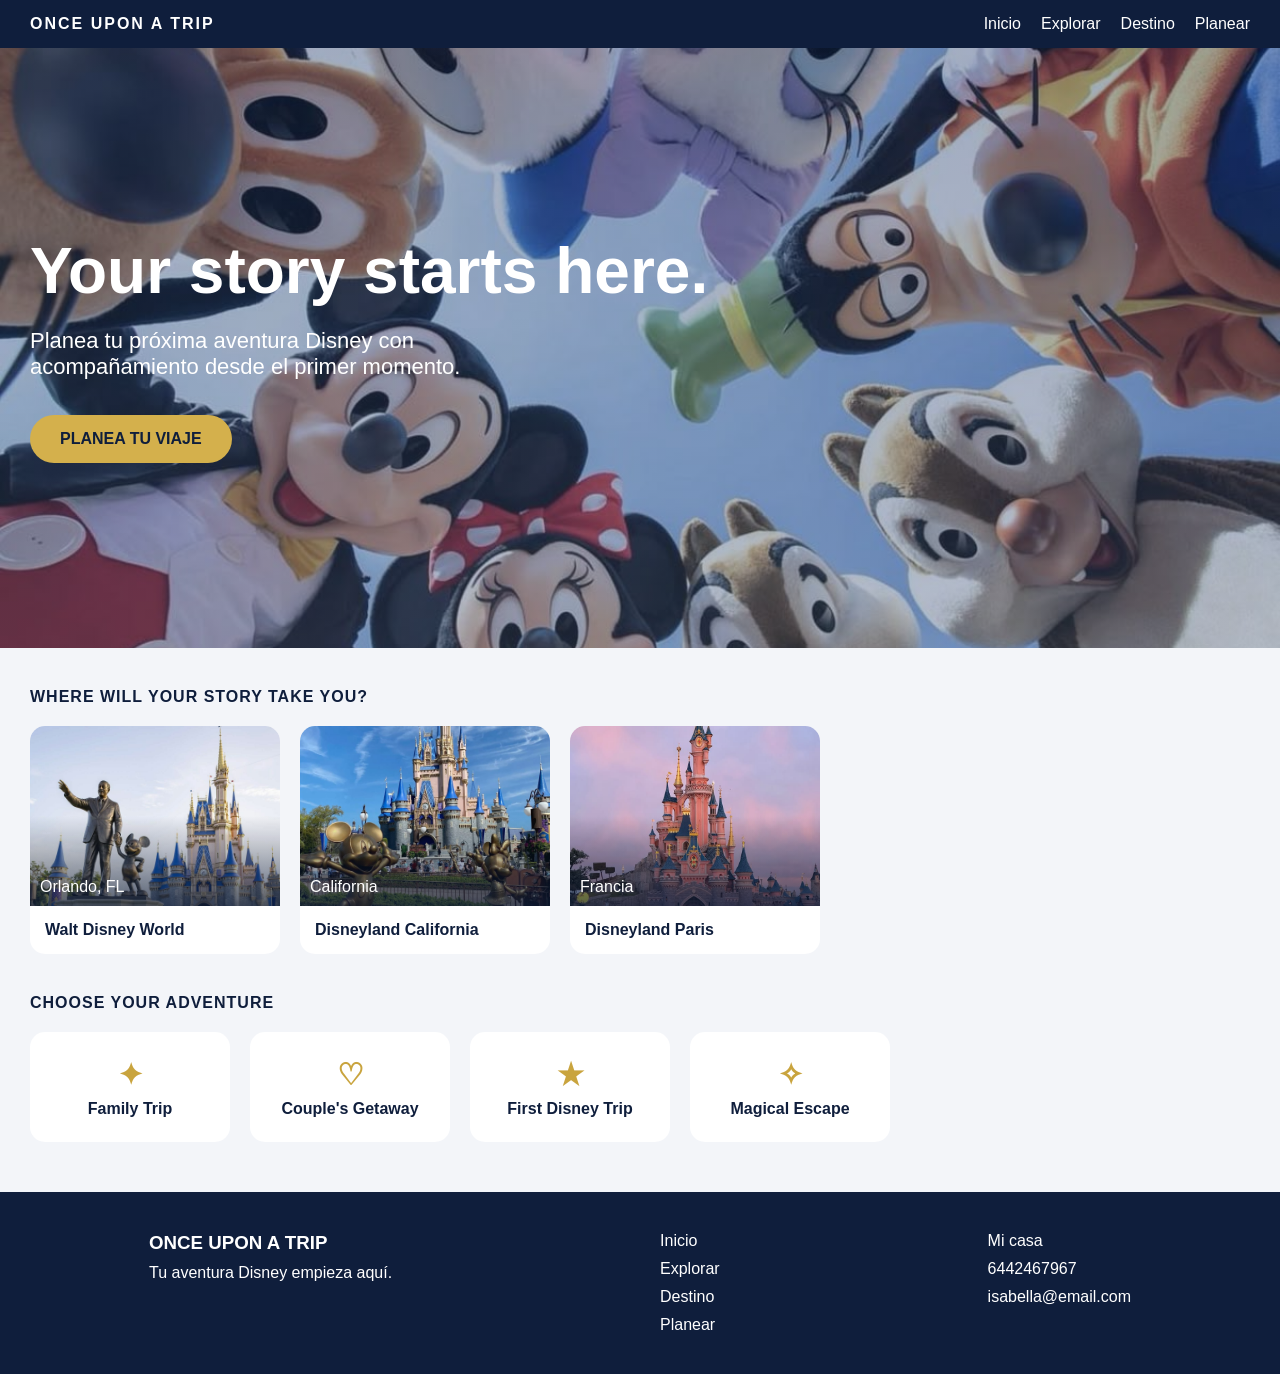
<file: index.html>
<!DOCTYPE html>
<html>
    <head>
    <title>Once Upon a Trip</title>
    <meta charset="utf-8">
    <meta name="viewport" content="width=device-width, initial-scale=1">
    <meta name="description" content="pagina de inicio de una agencia de viajes Disney">
    <meta name="keywords" content="html, css, flexbox, viajes, disney">
    <meta name="author" content="isabella calzada ronquillo">
    <link rel="stylesheet" href="stylesheet.css">
    </head>
    <body>

        <header>
            <div id="logo">ONCE UPON A TRIP</div>
            <nav>
                <a href="index.html">Inicio</a>
                <a href="index2.html">Explorar</a>
                <a href="index3.html">Destino</a>
                <a href="index4.html">Planear</a>
            </nav>
        </header>

        <section id="hero">
            <h1>Your story starts here.</h1>
            <p>Planea tu próxima aventura Disney con acompañamiento desde el primer momento.</p>
            <a href="index4.html" class="boton">PLANEA TU VIAJE</a>
        </section>

        <section id="destinos">
            <h2>WHERE WILL YOUR STORY TAKE YOU?</h2>
            <div class="fila">
                <div class="tarjeta">
                    <div class="foto walt">
                        <p>Orlando, FL</p>
                    </div>
                    <h3>Walt Disney World</h3>
                </div>
                <div class="tarjeta">
                    <div class="foto california">
                        <p>California</p>
                    </div>
                    <h3>Disneyland California</h3>
                </div>
                <div class="tarjeta">
                    <div class="foto paris">
                        <p>Francia</p>
                    </div>
                    <h3>Disneyland Paris</h3>
                </div>
            </div>
        </section>

        <section id="aventuras">
            <h2>CHOOSE YOUR ADVENTURE</h2>
            <div class="fila">
                <div class="aventura">
                    <span>✦</span>
                    <p>Family Trip</p>
                </div>
                <div class="aventura">
                    <span>♡</span>
                    <p>Couple's Getaway</p>
                </div>
                <div class="aventura">
                    <span>★</span>
                    <p>First Disney Trip</p>
                </div>
                <div class="aventura">
                    <span>✧</span>
                    <p>Magical Escape</p>
                </div>
            </div>
        </section>

        <footer id="contacto">
            <div id="col-1">
                <h3>ONCE UPON A TRIP</h3>
                <p>Tu aventura Disney empieza aquí.</p>
            </div>
            <div id="col-2">
                <a href="index.html">Inicio</a>
                <a href="index2.html">Explorar</a>
                <a href="index3.html">Destino</a>
                <a href="index4.html">Planear</a>
            </div>
            <div id="col-3">
                <p>Mi casa</p>
                <p>6442467967</p>
                <p>isabella@email.com</p>
            </div>
        </footer>

    </body>
</html>
</file>
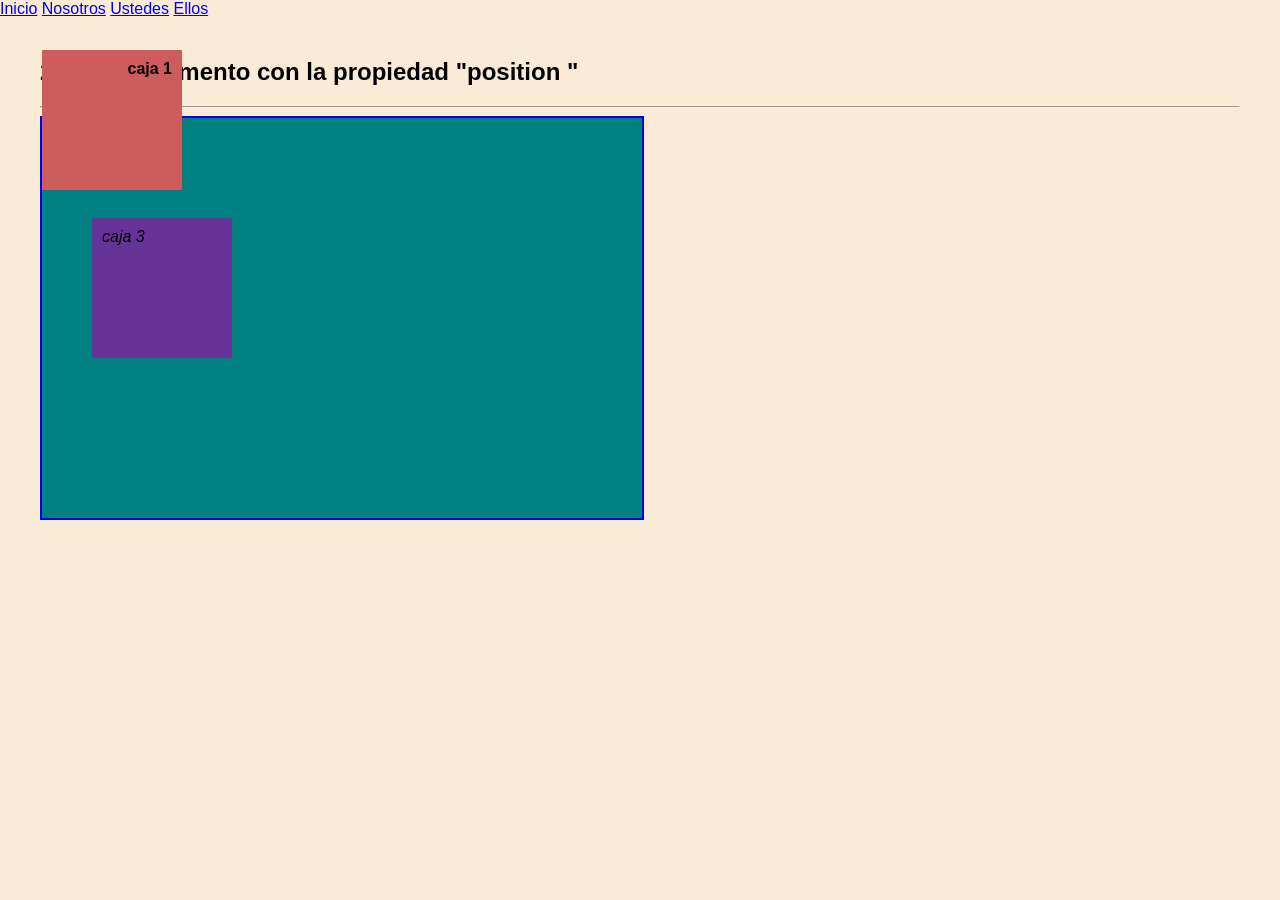
<file: 2PA2W/index.html>
<!DOCTYPE html>
<html>
    <head>
        <title> Ejercicio de Posición </title>
        <meta charset="utf-8">
        <link rel="stylesheet" href="stylesheet.css">
    </head>
    <body>
        <div id="nav">
            <a href="#">Inicio</a>
            <a href="#">Nosotros</a>
            <a href="#">Ustedes</a>
            <a href="#">Ellos</a>
        </div>
        <section>
            <h1> 2PA2 Experimento con la propiedad "position "</h1>
            <hr/>
            <div id="contenedor">
                <div class="caja caja1">caja 1</div>
                <div class="caja caja2">caja 2</div>
                <div class="caja caja3">caja 3</div>
            </div>
        </section>
    </body>
</html>
</file>
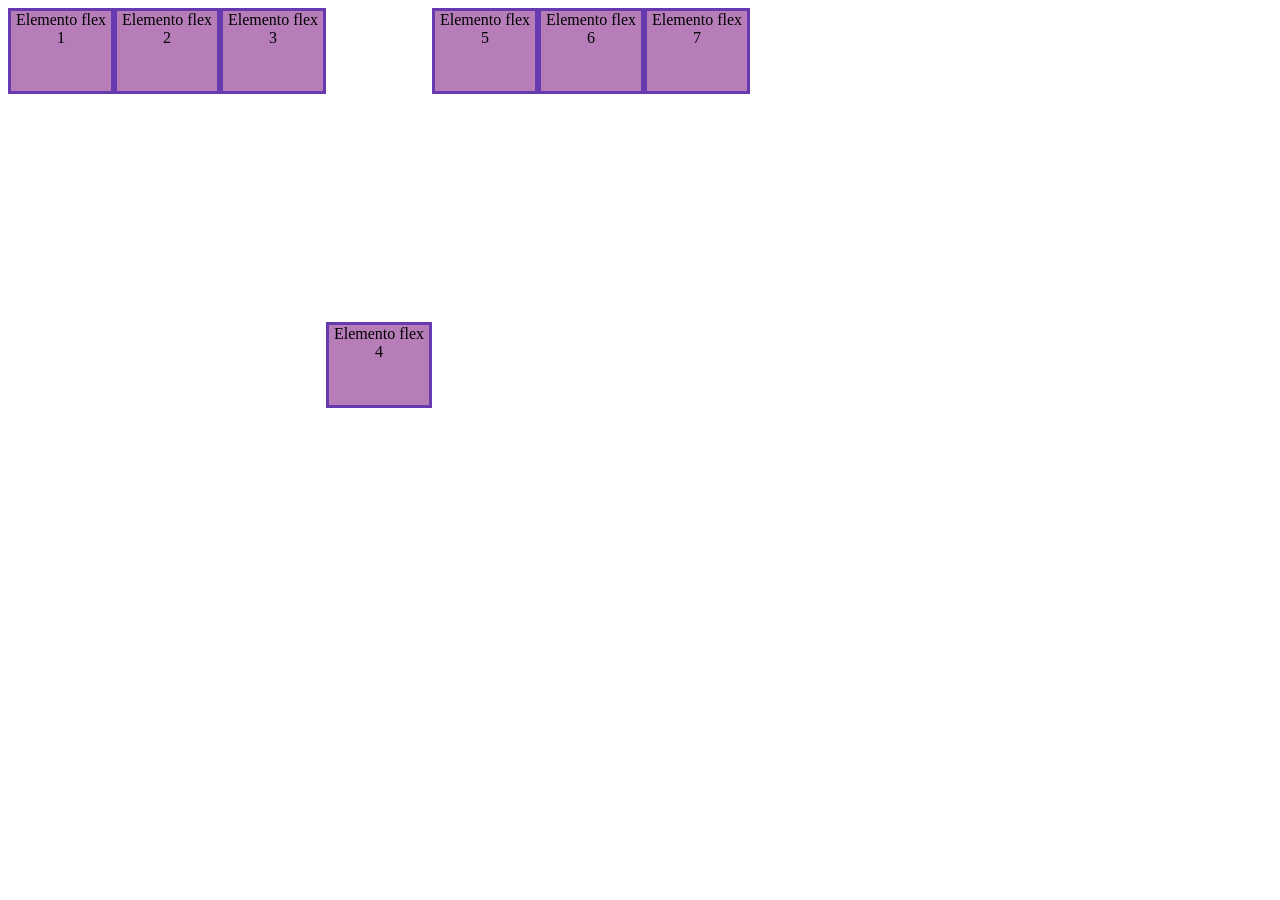
<file: 2PA4/index.html>
<!DOCTYPE html>
<html>
    <head>
        <title>Ejercicio Flexbox</title>
        <meta charset="utf-8">
        <link rel="stylesheet" href="stylesheet.css">
    </head>
    <body>
        <div class="container">
            <div>Elemento flex 1</div>
            <div>Elemento flex 2</div>
            <div>Elemento flex 3</div>
<div>Elemento flex 4</div>
<div>Elemento flex 5</div>
<div>Elemento flex 6</div>
<div>Elemento flex 7</div>
        </div>
    </body>
</html>
</file>
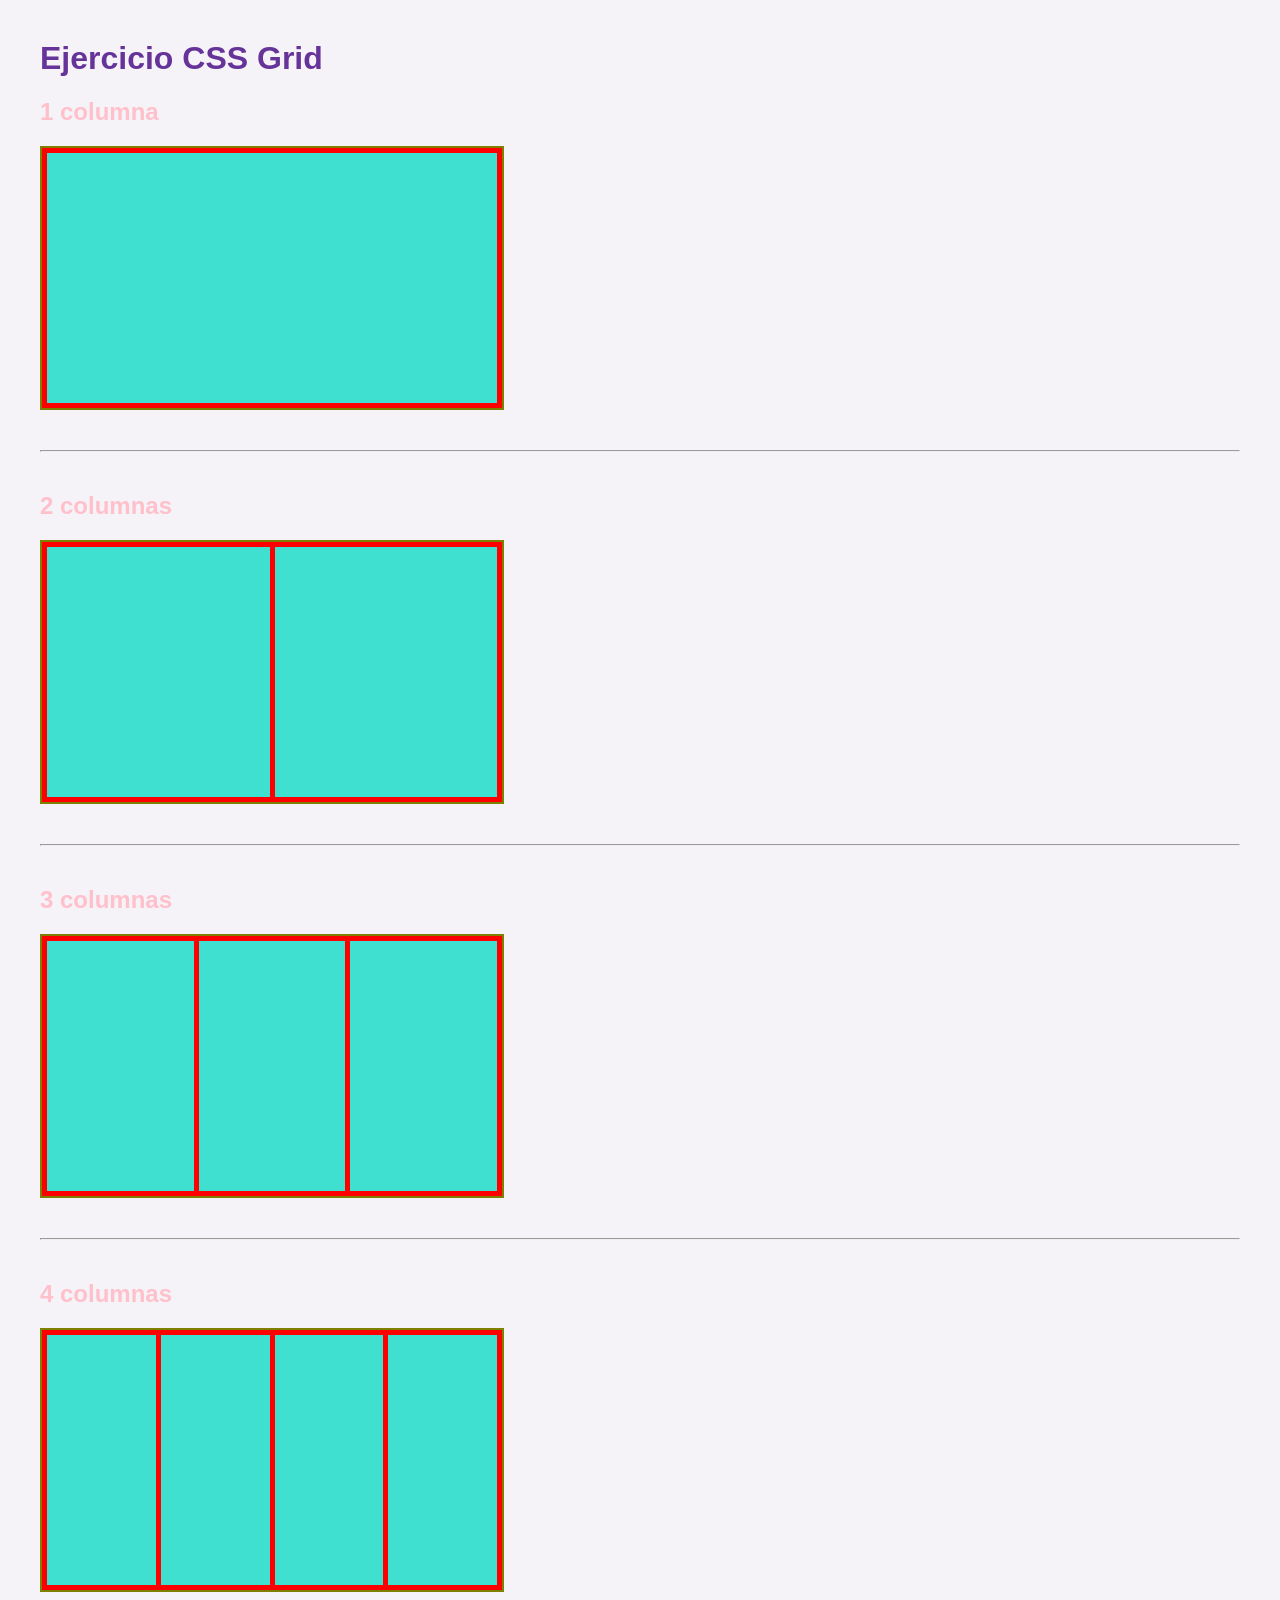
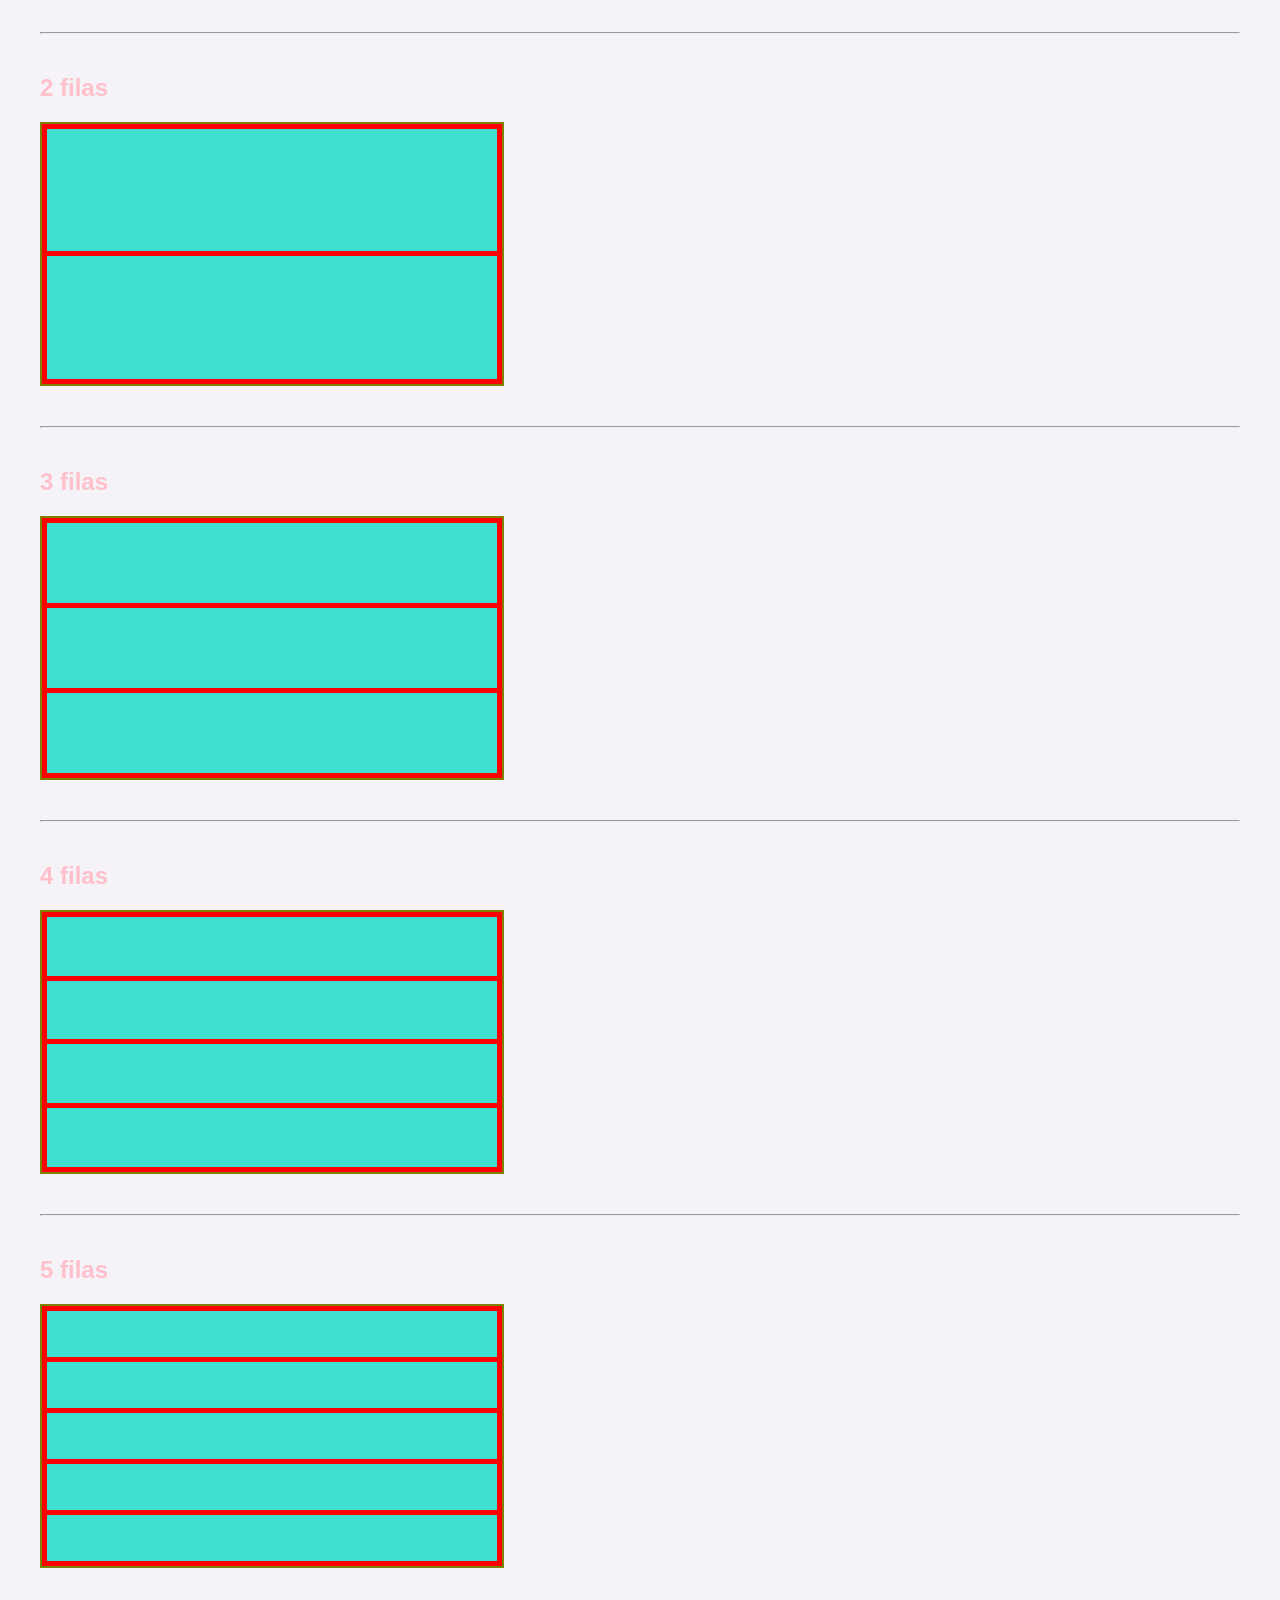
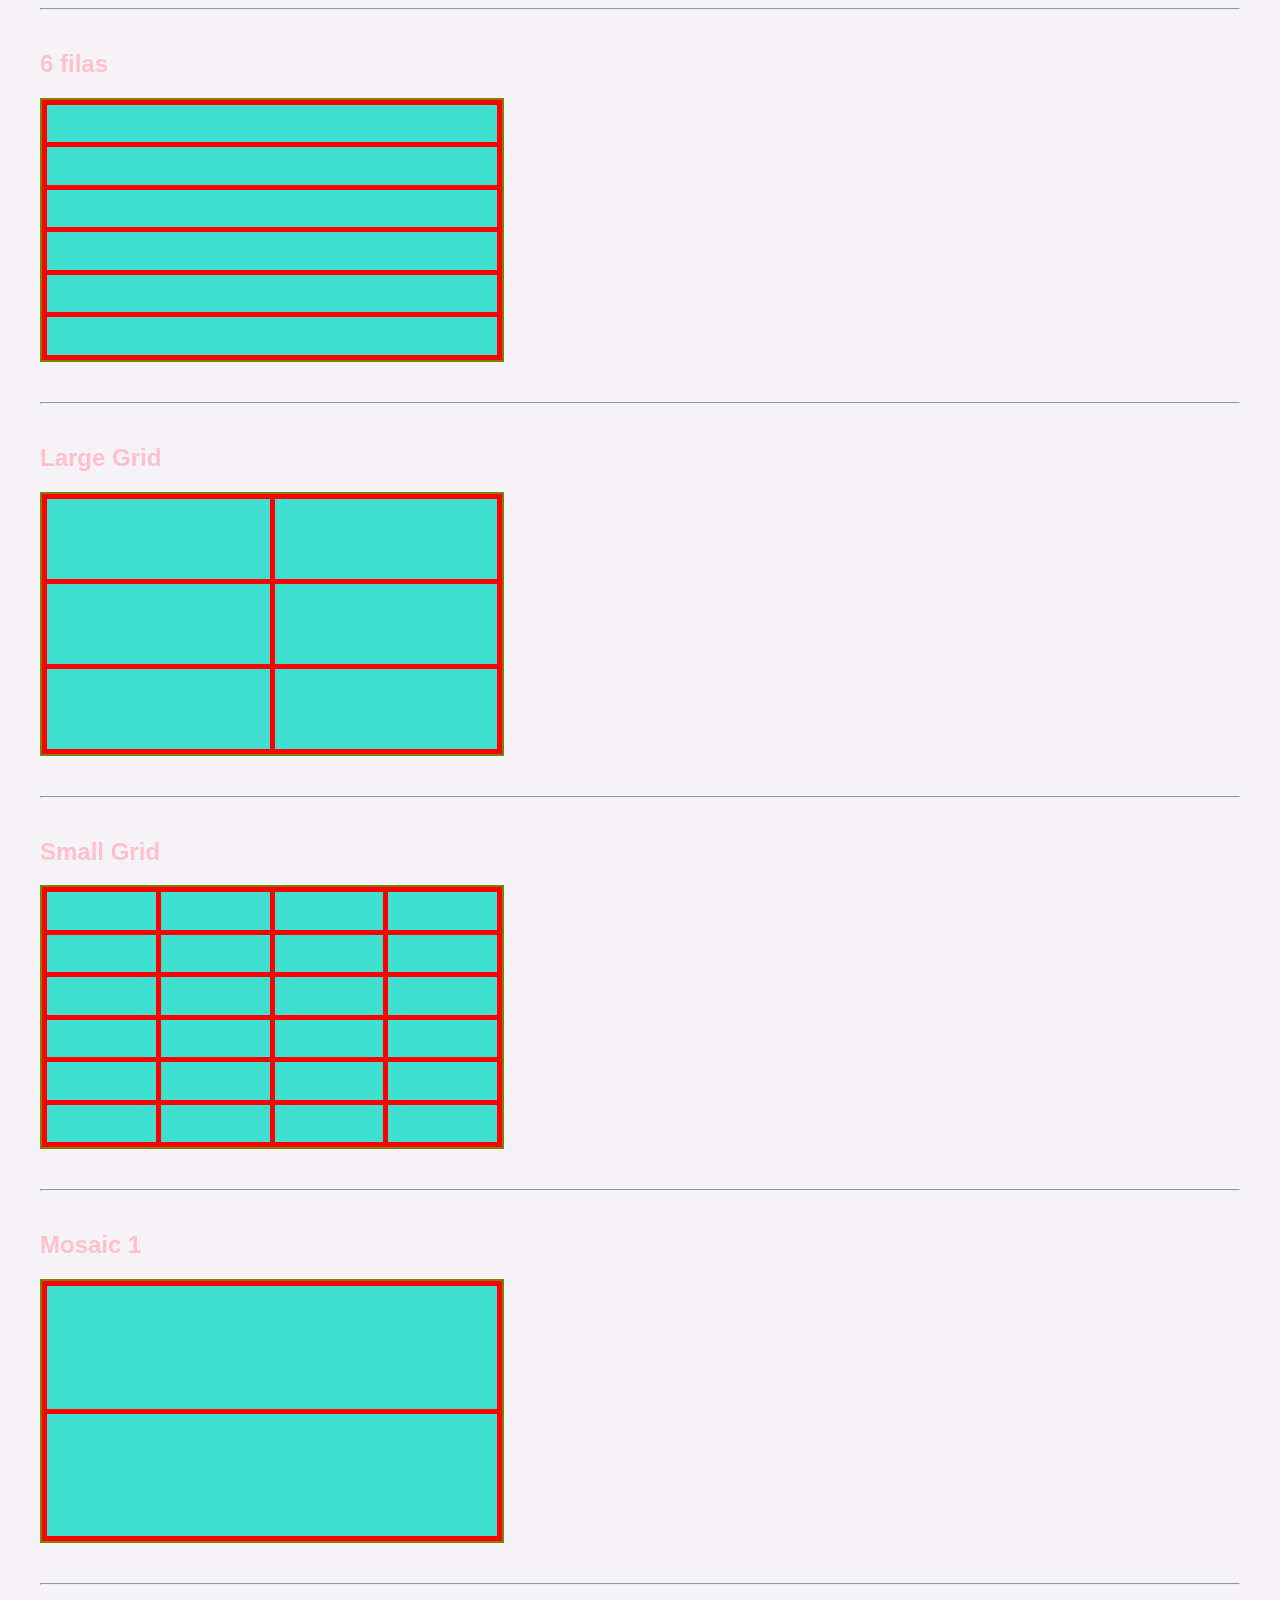
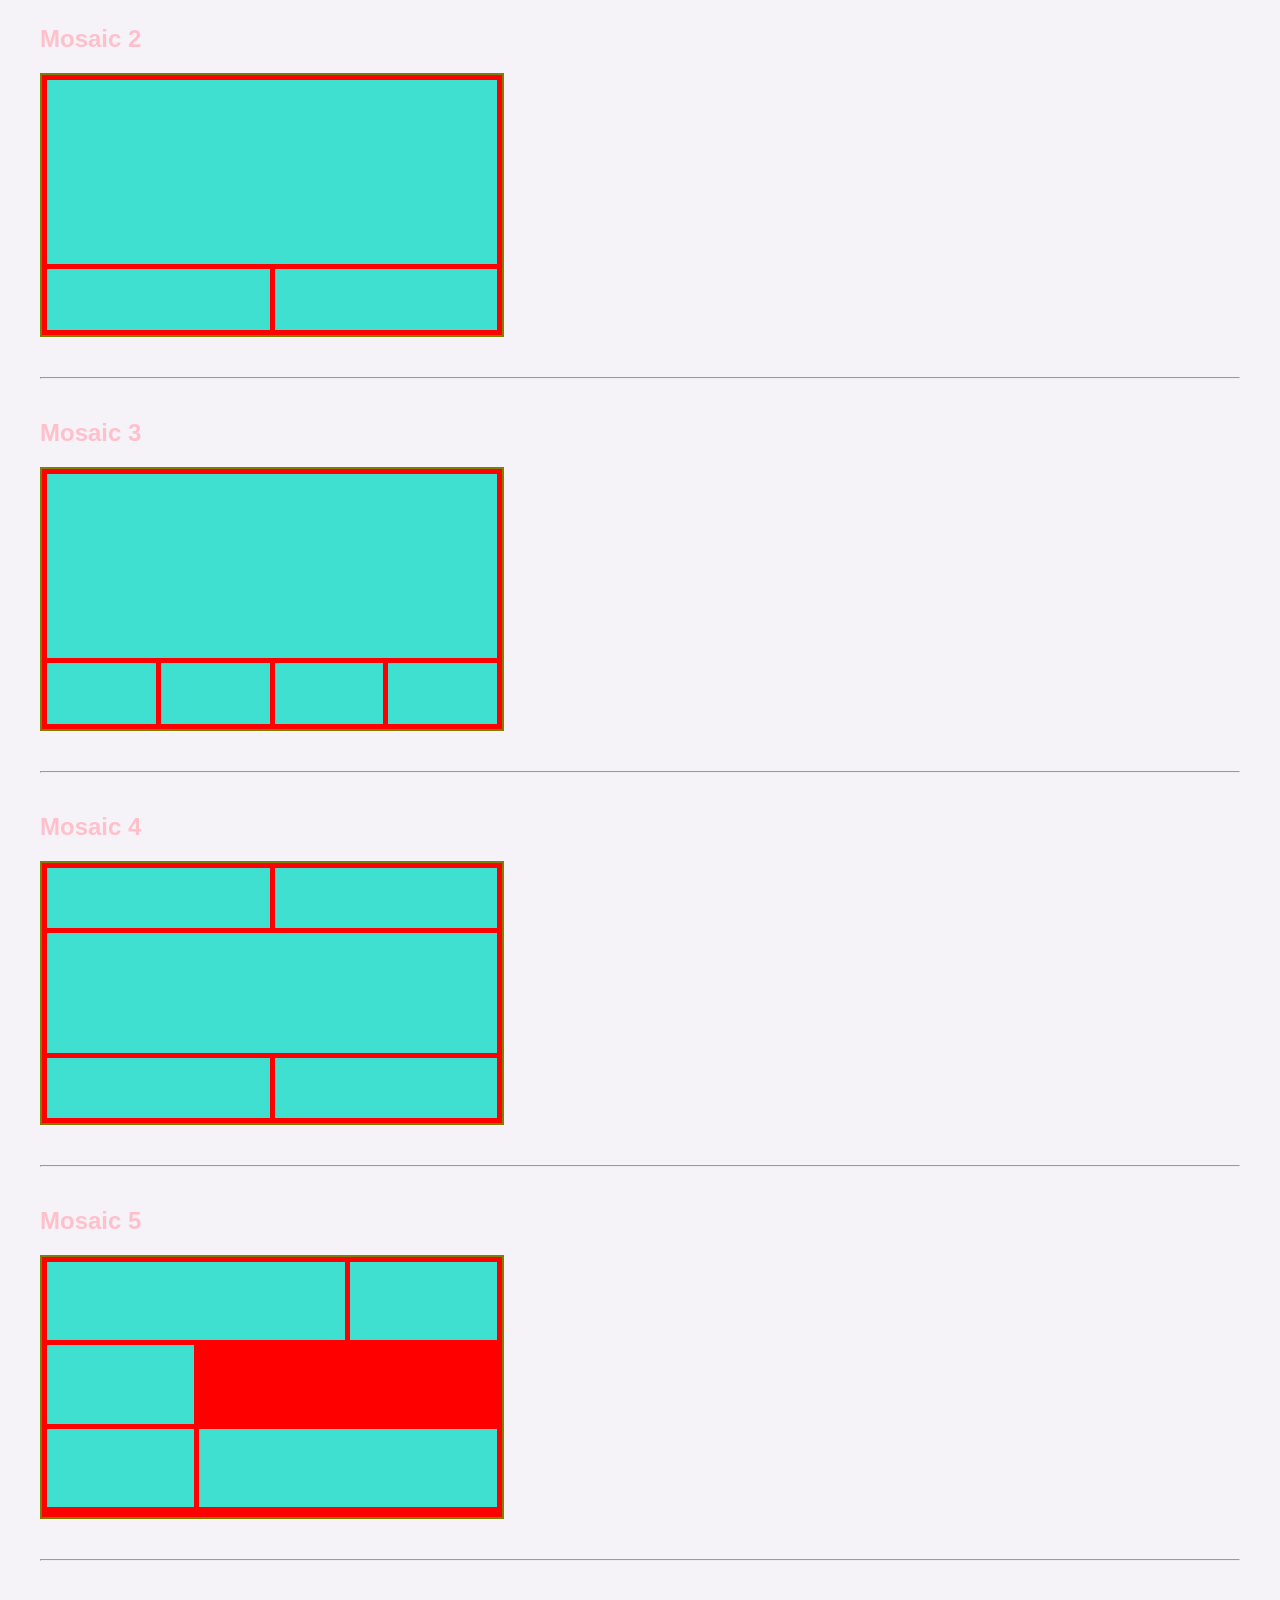
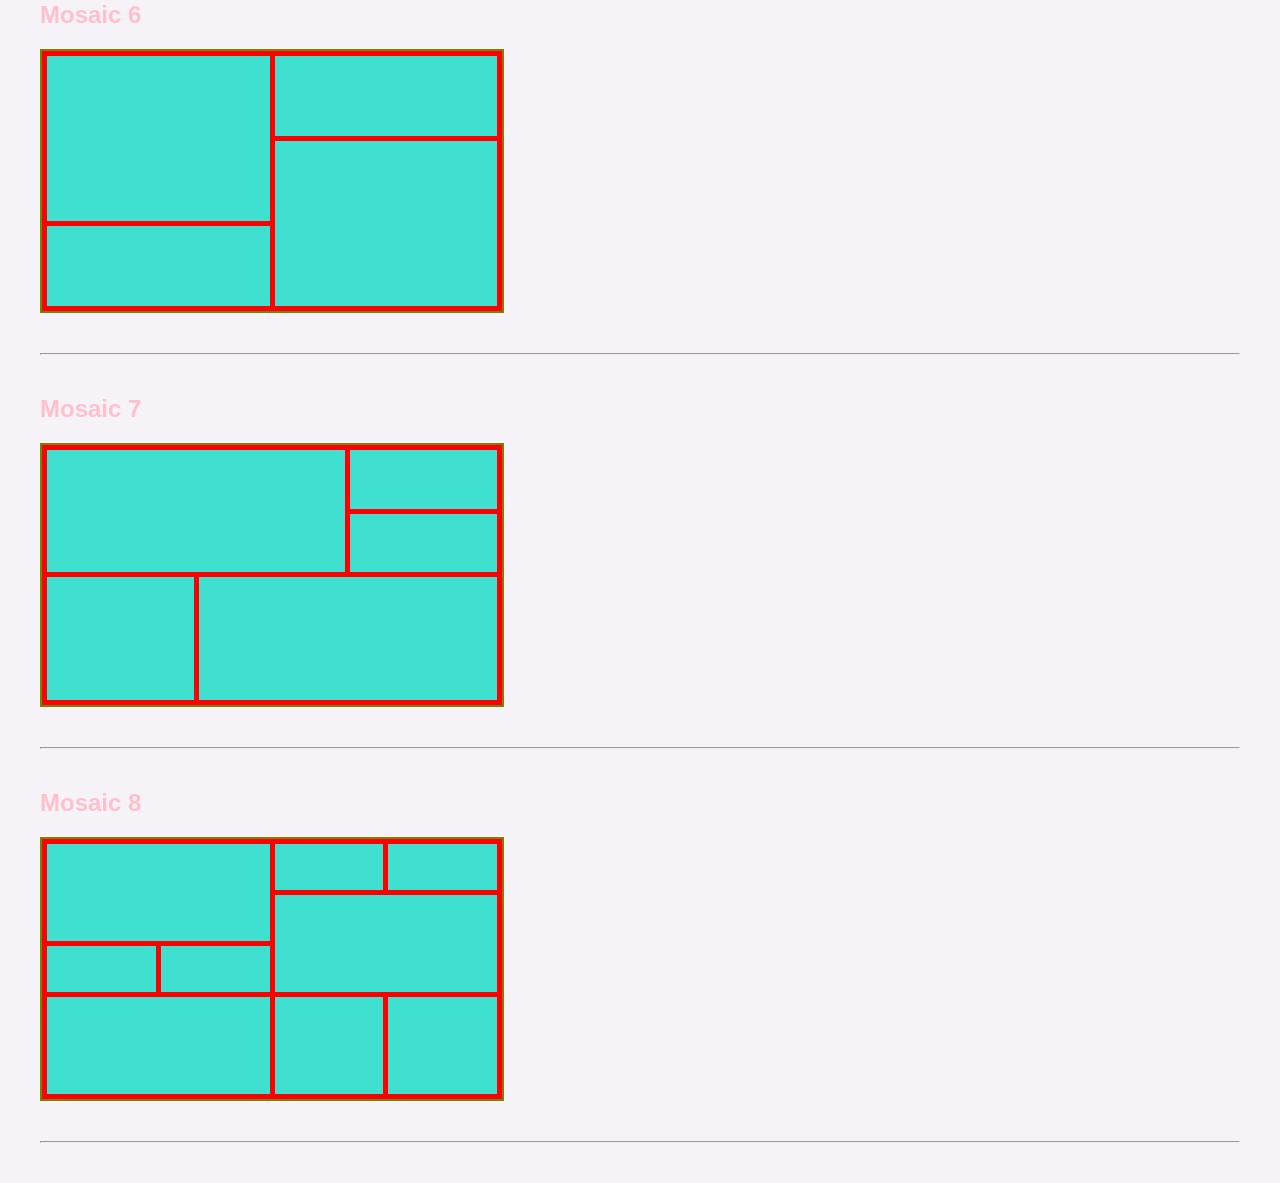
<file: 2PA6/index.html>
<!DOCTYPE html>

<html>

<head>
    <title>Ejercicio Grid</title>
    <meta charset="utf-8">
    <link rel="stylesheet" href="stylesheet.css">
</head>

<body>

    <h1>Ejercicio CSS Grid</h1>


    <h2>1 columna</h2>

    <div class="grid columna1">
        <div></div>
    </div>

    <hr>

    <h2>2 columnas</h2>

    <div class="grid columnas2">
        <div></div>
        <div></div>
    </div>

    <hr>

    <h2>3 columnas</h2>

    <div class="grid columnas3">
        <div></div>
        <div></div>
        <div></div>
    </div>

    <hr>
    <h2>4 columnas</h2>

    <div class="grid columnas4">
        <div></div>
        <div></div>
        <div></div>
        <div></div>
    </div>

    <hr>

    <h2>2 filas</h2>

    <div class="grid filas2">
        <div></div>
        <div></div>
    </div>

    <hr>

    <h2>3 filas</h2>

    <div class="grid filas3">
        <div></div>
        <div></div>
        <div></div>
    </div>

    <hr>

    <h2>4 filas</h2>

    <div class="grid filas4">
        <div></div>
        <div></div>
        <div></div>
        <div></div>
    </div>

    <hr>


    <h2>5 filas</h2>

    <div class="grid filas5">
        <div></div>
        <div></div>
        <div></div>
        <div></div>
        <div></div>
    </div>

    <hr>


    <h2>6 filas</h2>

    <div class="grid filas6">
        <div></div>
        <div></div>
        <div></div>
        <div></div>
        <div></div>
        <div></div>
    </div>

    <hr>

</body>

</html>

<h2>Large Grid</h2>

<div class="grid largegrid">
    <div></div>
    <div></div>
    <div></div>
    <div></div>
    <div></div>
    <div></div>
</div>

<hr>
<h2>Small Grid</h2>

    <div class="grid smallgrid">
        <div></div>
        <div></div>
        <div></div>
        <div></div>
        <div></div>
        <div></div>
        <div></div>
        <div></div>
        <div></div>
        <div></div>
        <div></div>
        <div></div>
        <div></div>
        <div></div>
        <div></div>
        <div></div>
        <div></div>
        <div></div>
        <div></div>
        <div></div>
        <div></div>
        <div></div>
        <div></div>
        <div></div>
    </div>

    <hr>


    <h2>Mosaic 1</h2>

    <div class="grid mosaic1">
        <div></div>
        <div></div>
    </div>

    <hr>

    <h2>Mosaic 2</h2>

    <div class="grid mosaic2">
        <div></div>
        <div></div>
        <div></div>
    </div>

    <hr>

    <h2>Mosaic 3</h2>

    <div class="grid mosaic3">
        <div></div>
        <div></div>
        <div></div>
        <div></div>
        <div></div>
    </div>

    <hr>

    <h2>Mosaic 4</h2>

    <div class="grid mosaic4">
        <div></div>
        <div></div>
        <div></div>
        <div></div>
        <div></div>
    </div>

    <hr>


    <h2>Mosaic 5</h2>

    <div class="grid mosaic5">
        <div></div>
        <div></div>
        <div></div>
        <div></div>
        <div></div>
        <div></div>
    </div>

    <hr>

    <h2>Mosaic 6</h2>

    <div class="grid mosaic6">
        <div></div>
        <div></div>
        <div></div>
        <div></div>
    </div>

    <hr>

    <h2>Mosaic 7</h2>

    <div class="grid mosaic7">
        <div></div>
        <div></div>
        <div></div>
        <div></div>
        <div></div>
    </div>

    <hr>


    <h2>Mosaic 8</h2>

    <div class="grid mosaic8">
        <div></div>
        <div></div>
        <div></div>
        <div></div>
        <div></div>
        <div></div>
        <div></div>
        <div></div>
        <div></div>
    </div>

    <hr>

</body>

</html>
</file>
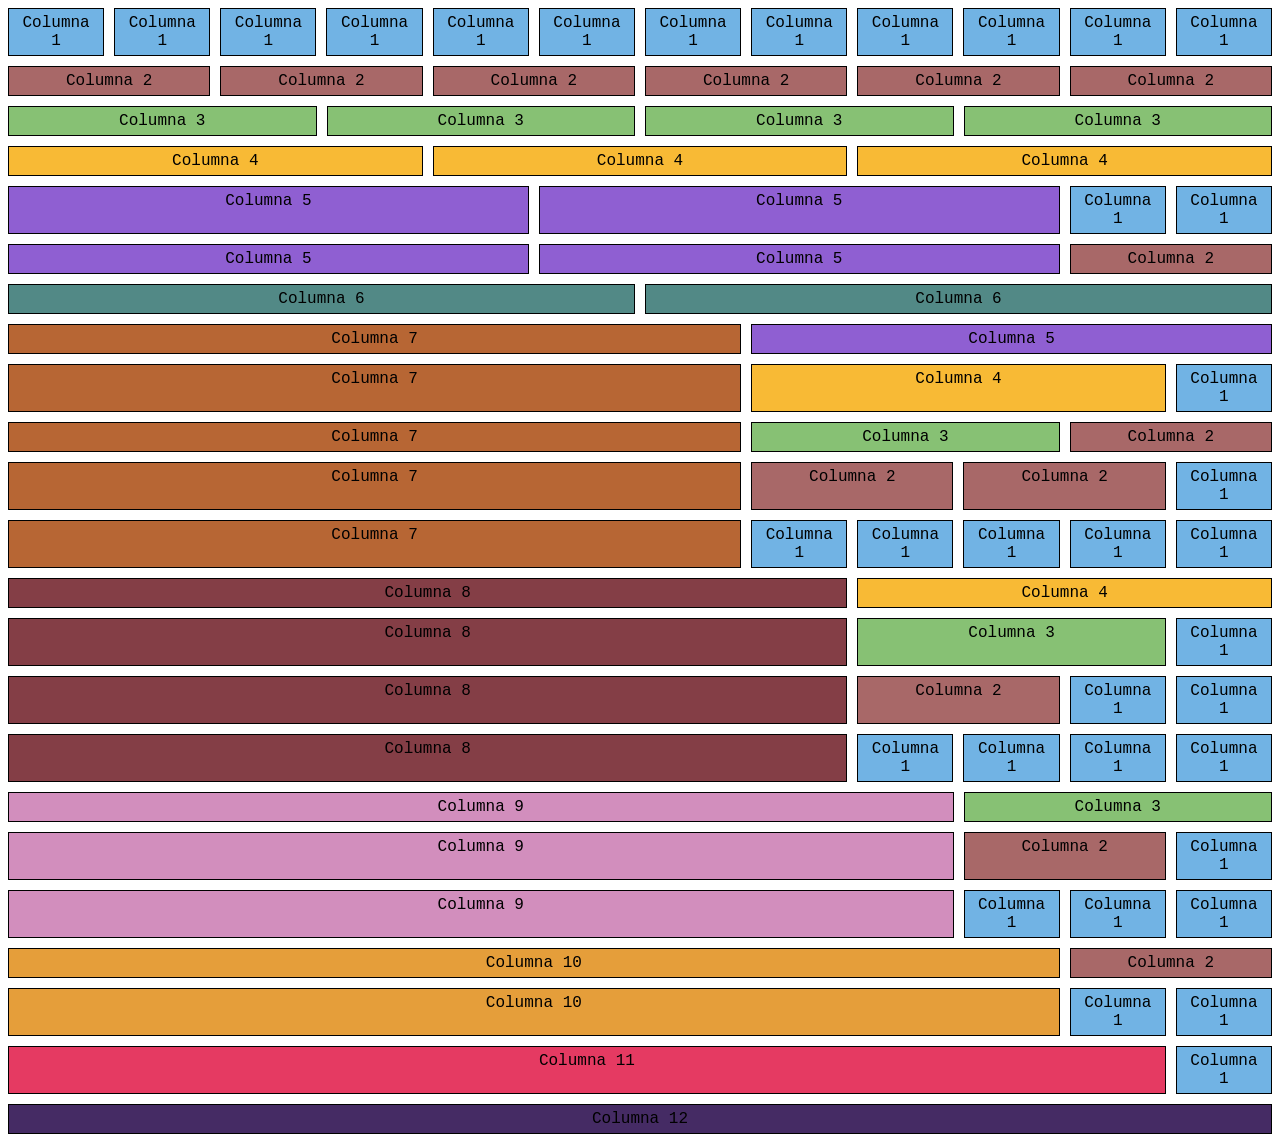
<file: 2pa7/index.html>
<!DOCTYPE html>
<html>
    <head>
        <meta charset="utf-8">
        <link rel="stylesheet" href="stylesheet.css">
    </head>
    <body>
        <div class="fila">
            <div class="col-1"> Columna 1 </div>
            <div class="col-1"> Columna 1 </div>
            <div class="col-1"> Columna 1 </div>
            <div class="col-1"> Columna 1 </div>
            <div class="col-1"> Columna 1 </div>
            <div class="col-1"> Columna 1 </div>
            <div class="col-1"> Columna 1 </div>
            <div class="col-1"> Columna 1 </div>
            <div class="col-1"> Columna 1 </div>
            <div class="col-1"> Columna 1 </div>
            <div class="col-1"> Columna 1 </div>
            <div class="col-1"> Columna 1 </div>
        </div>
        <div class="fila">
            <div class="col-2"> Columna 2 </div>
            <div class="col-2"> Columna 2 </div>
            <div class="col-2"> Columna 2 </div>
            <div class="col-2"> Columna 2 </div>
            <div class="col-2"> Columna 2 </div>
            <div class="col-2"> Columna 2 </div>
        </div>
        <div class="fila">
            <div class="col-3"> Columna 3 </div>
            <div class="col-3"> Columna 3 </div>
            <div class="col-3"> Columna 3 </div>
            <div class="col-3"> Columna 3 </div>
        </div>
        <div class="fila">
            <div class="col-4"> Columna 4 </div>
            <div class="col-4"> Columna 4 </div>
            <div class="col-4"> Columna 4 </div>
        
        </div>
         <div class="fila">
            <div class="col-5"> Columna 5 </div>
            <div class="col-5"> Columna 5 </div>
            <div class="col-1"> Columna 1 </div>
            <div class="col-1"> Columna 1 </div>
        </div>
        <div class="fila">
            <div class="col-5"> Columna 5 </div>
            <div class="col-5"> Columna 5 </div>
            <div class="col-2"> Columna 2 </div>
        </div>
        <div class="fila">
            <div class="col-6"> Columna 6 </div>
            <div class="col-6"> Columna 6 </div>
        </div>
         <div class="fila">
            <div class="col-7"> Columna 7 </div>
            <div class="col-5"> Columna 5 </div>
        </div>
         <div class="fila">
            <div class="col-7"> Columna 7 </div>
            <div class="col-4"> Columna 4 </div>
            <div class="col-1"> Columna 1 </div>
        </div>
        <div class="fila">
            <div class="col-7"> Columna 7 </div>
            <div class="col-3"> Columna 3 </div>
            <div class="col-2"> Columna 2 </div>
        </div>
            <div class="fila">
        <div class="col-7">Columna 7</div>
        <div class="col-2">Columna 2</div>
        <div class="col-2">Columna 2</div>
        <div class="col-1">Columna 1</div>
    </div>
    <div class="fila">
        <div class="col-7">Columna 7</div>
        <div class="col-1">Columna 1</div>
        <div class="col-1">Columna 1</div>
        <div class="col-1">Columna 1</div>
        <div class="col-1">Columna 1</div>
        <div class="col-1">Columna 1</div>
    </div>
    <div class="fila">
        <div class="col-8">Columna 8</div>
        <div class="col-4">Columna 4</div>
    </div>
    <div class="fila">
        <div class="col-8">Columna 8</div>
        <div class="col-3">Columna 3</div>
        <div class="col-1">Columna 1</div>
    </div>
    <div class="fila">
        <div class="col-8">Columna 8</div>
        <div class="col-2">Columna 2</div>
        <div class="col-1">Columna 1</div>
        <div class="col-1">Columna 1</div>
    </div>
    <div class="fila">
        <div class="col-8">Columna 8</div>
        <div class="col-1">Columna 1</div>
        <div class="col-1">Columna 1</div>
        <div class="col-1">Columna 1</div>
        <div class="col-1">Columna 1</div>
    </div>
    <div class="fila">
        <div class="col-9">Columna 9</div>
        <div class="col-3">Columna 3</div>
    </div>
    <div class="fila">
        <div class="col-9">Columna 9</div>
        <div class="col-2">Columna 2</div>
        <div class="col-1">Columna 1</div>
    </div>
    <div class="fila">
        <div class="col-9">Columna 9</div>
        <div class="col-1">Columna 1</div>
        <div class="col-1">Columna 1</div>
        <div class="col-1">Columna 1</div>
    </div>
    <div class="fila">
        <div class="col-10">Columna 10</div>
        <div class="col-2">Columna 2</div>
    </div>
    <div class="fila">
        <div class="col-10">Columna 10</div>
        <div class="col-1">Columna 1</div>
        <div class="col-1">Columna 1</div>
    </div>
     <div class="fila">
        <div class="col-11">Columna 11</div>
        <div class="col-1">Columna 1</div>
    </div>
    <div class="fila">
        <div class="col-12">Columna 12</div>
    </div>
    </body>
</html>
</file>
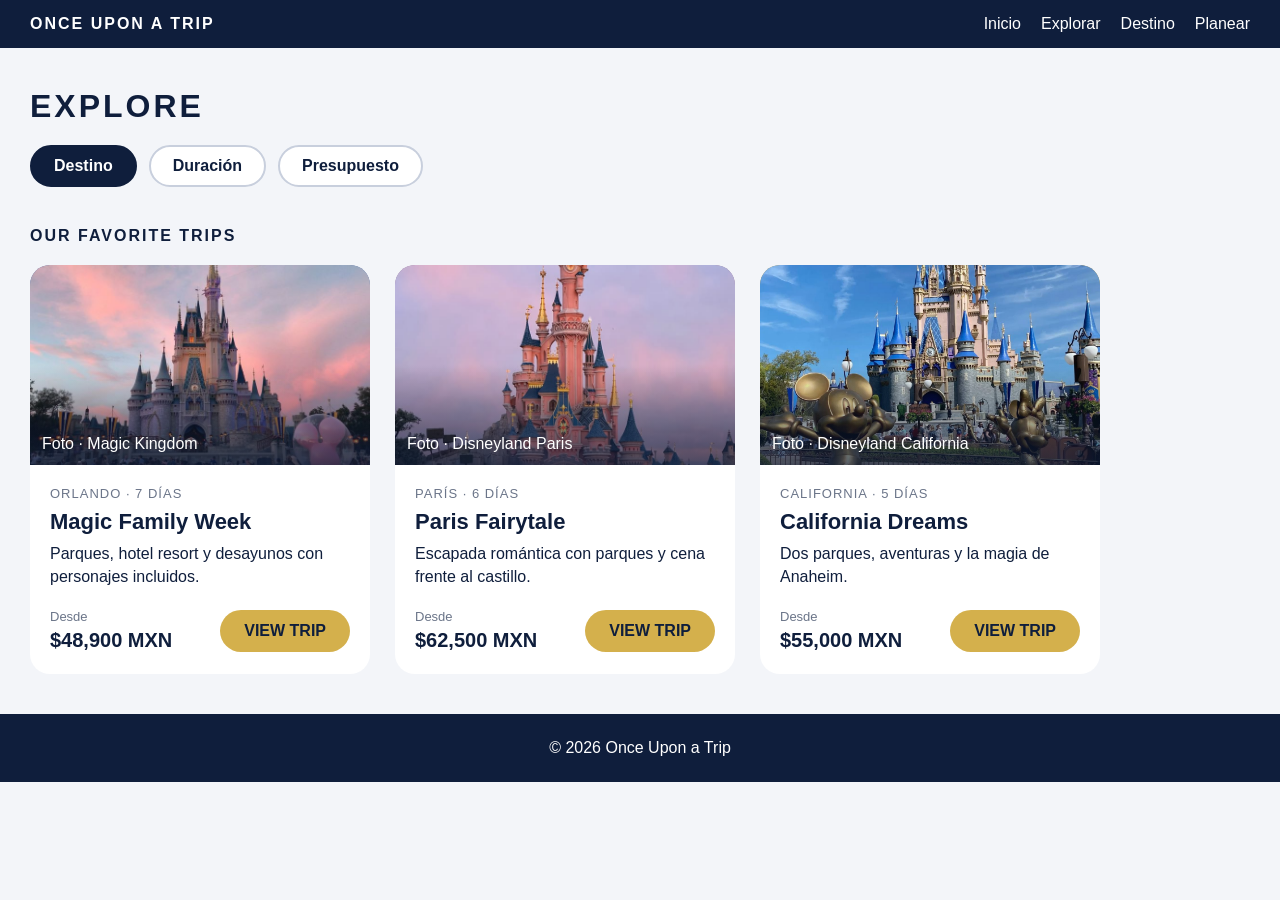
<file: index2.html>
<!DOCTYPE html>
<html>
    <head>
    <title>Explore - Once Upon a Trip</title>
    <meta charset="utf-8">
    <meta name="viewport" content="width=device-width, initial-scale=1">
    <meta name="description" content="viajes favoritos de Disney">
    <meta name="author" content="isabella calzada ronquillo">
    <link rel="stylesheet" href="stylesheet2.css">
    </head>
    <body>

        <header>
            <div id="logo">ONCE UPON A TRIP</div>
            <nav>
                <a href="index.html">Inicio</a>
                <a href="index2.html">Explorar</a>
                <a href="index3.html">Destino</a>
                <a href="index4.html">Planear</a>
            </nav>
        </header>

        <section id="titulo">
            <h1>EXPLORE</h1>
            <div class="filtros">
                <a href="#" class="filtro activo">Destino</a>
                <a href="#" class="filtro">Duración</a>
                <a href="#" class="filtro">Presupuesto</a>
            </div>
        </section>

        <section id="viajes">
            <h2>OUR FAVORITE TRIPS</h2>
            <div class="fila">

                <div class="tarjeta">
                    <div class="foto magic">
                        <p>Foto · Magic Kingdom</p>
                    </div>
                    <div class="info">
                        <p class="lugar">ORLANDO · 7 DÍAS</p>
                        <h3>Magic Family Week</h3>
                        <p>Parques, hotel resort y desayunos con personajes incluidos.</p>
                        <div class="precio-fila">
                            <div>
                                <p class="desde">Desde</p>
                                <p class="precio">$48,900 MXN</p>
                            </div>
                            <a href="index3.html" class="boton">VIEW TRIP</a>
                        </div>
                    </div>
                </div>

                <div class="tarjeta">
                    <div class="foto paris">
                        <p>Foto · Disneyland Paris</p>
                    </div>
                    <div class="info">
                        <p class="lugar">PARÍS · 6 DÍAS</p>
                        <h3>Paris Fairytale</h3>
                        <p>Escapada romántica con parques y cena frente al castillo.</p>
                        <div class="precio-fila">
                            <div>
                                <p class="desde">Desde</p>
                                <p class="precio">$62,500 MXN</p>
                            </div>
                            <a href="index3.html" class="boton">VIEW TRIP</a>
                        </div>
                    </div>
                </div>

                <div class="tarjeta">
                    <div class="foto california">
                        <p>Foto · Disneyland California</p>
                    </div>
                    <div class="info">
                        <p class="lugar">CALIFORNIA · 5 DÍAS</p>
                        <h3>California Dreams</h3>
                        <p>Dos parques, aventuras y la magia de Anaheim.</p>
                        <div class="precio-fila">
                            <div>
                                <p class="desde">Desde</p>
                                <p class="precio">$55,000 MXN</p>
                            </div>
                            <a href="index3.html" class="boton">VIEW TRIP</a>
                        </div>
                    </div>
                </div>

            </div>
        </section>

        <footer>
            <p>© 2026 Once Upon a Trip</p>
        </footer>

    </body>
</html>
</file>
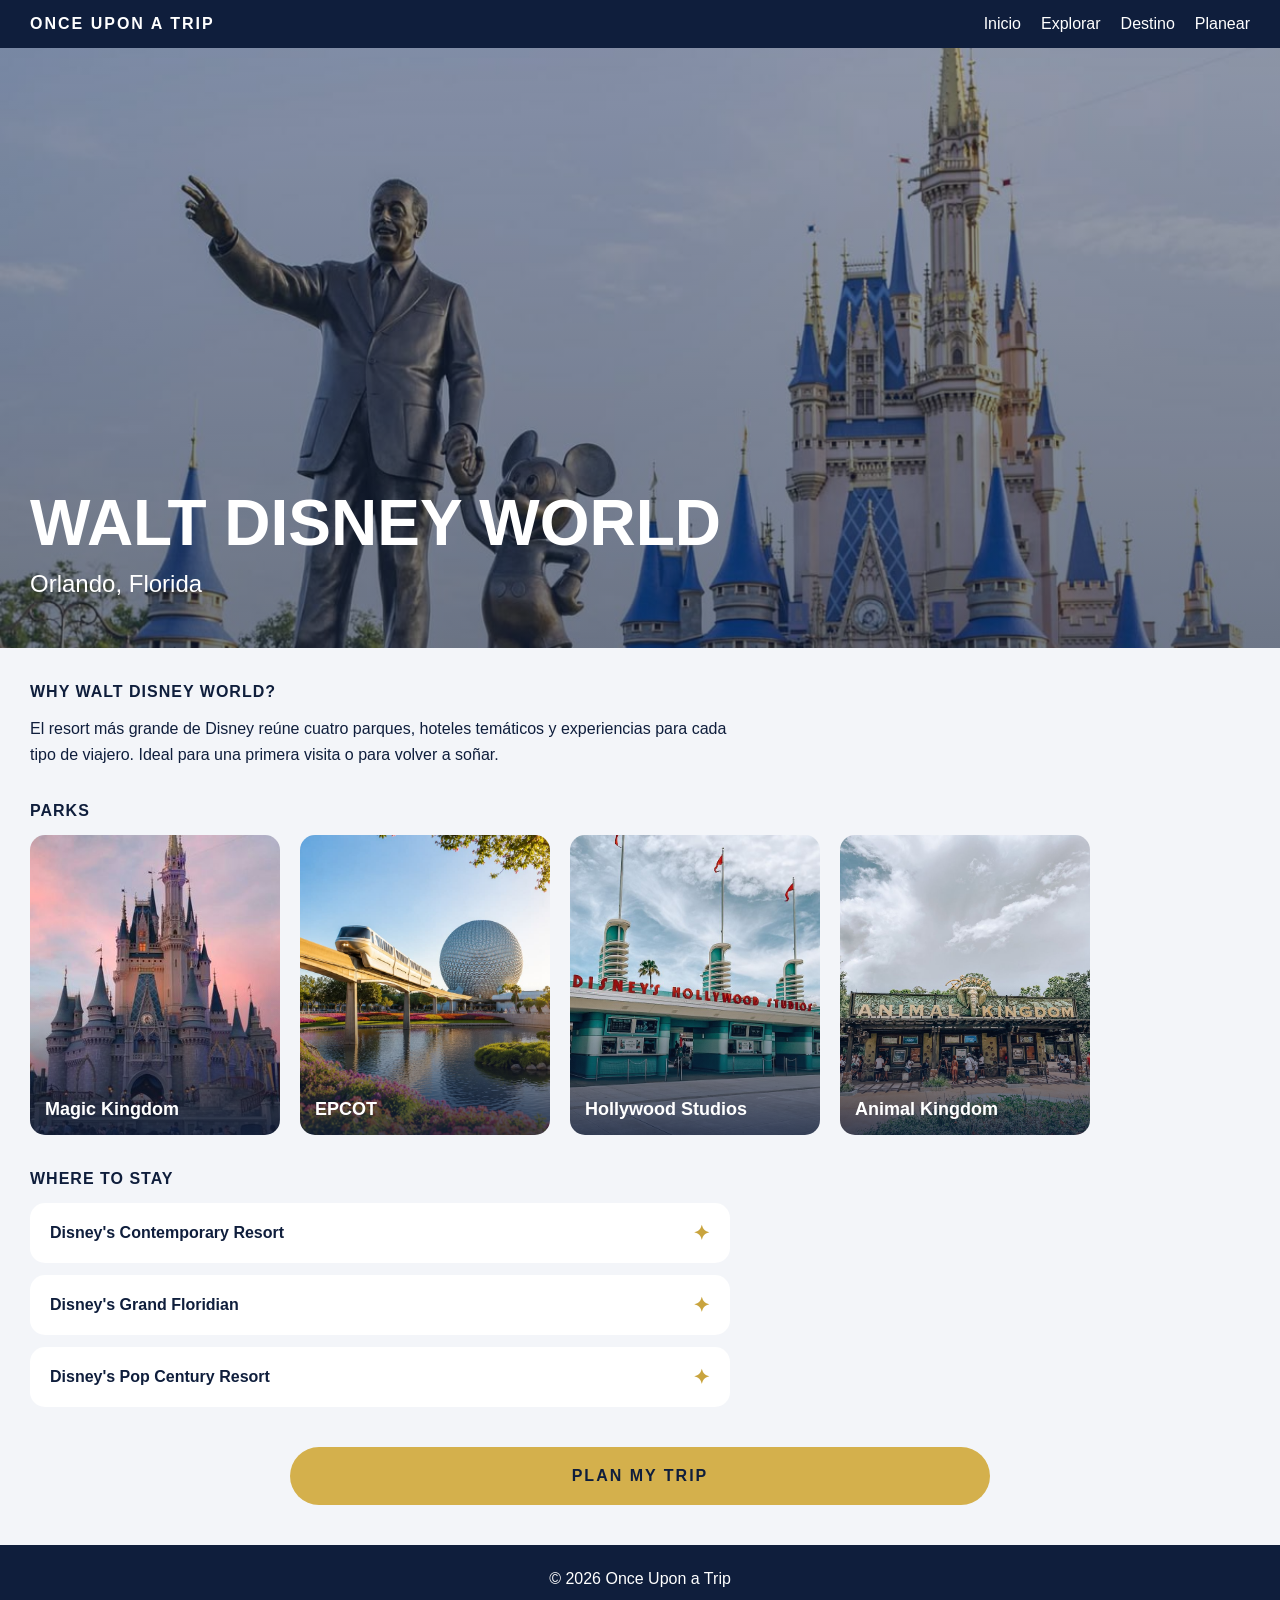
<file: index3.html>
<!DOCTYPE html>
<html>
    <head>
    <title>Walt Disney World - Once Upon a Trip</title>
    <meta charset="utf-8">
    <meta name="viewport" content="width=device-width, initial-scale=1">
    <meta name="description" content="detalle de Walt Disney World">
    <meta name="author" content="isabella calzada ronquillo">
    <link rel="stylesheet" href="stylesheet3.css">
    </head>
    <body>

        <header>
            <div id="logo">ONCE UPON A TRIP</div>
            <nav>
                <a href="index.html">Inicio</a>
                <a href="index2.html">Explorar</a>
                <a href="index3.html">Destino</a>
                <a href="index4.html">Planear</a>
            </nav>
        </header>

        <section id="portada">
            <h1>WALT DISNEY WORLD</h1>
            <p>Orlando, Florida</p>
        </section>

        <section id="porque">
            <h2>WHY WALT DISNEY WORLD?</h2>
            <p>El resort más grande de Disney reúne cuatro parques, hoteles temáticos y experiencias para cada tipo de viajero. Ideal para una primera visita o para volver a soñar.</p>
        </section>

        <section id="parques">
            <h2>PARKS</h2>
            <div class="fila-parques">
                <div class="parque magic">
                    <p>Magic Kingdom</p>
                </div>
                <div class="parque epcot">
                    <p>EPCOT</p>
                </div>
                <div class="parque hollywood">
                    <p>Hollywood Studios</p>
                </div>
                <div class="parque animal">
                    <p>Animal Kingdom</p>
                </div>
            </div>
        </section>

        <section id="hoteles">
            <h2>WHERE TO STAY</h2>
            <div class="lista">
                <div class="item">
                    <p>Disney's Contemporary Resort</p>
                    <span>✦</span>
                </div>
                <div class="item">
                    <p>Disney's Grand Floridian</p>
                    <span>✦</span>
                </div>
                <div class="item">
                    <p>Disney's Pop Century Resort</p>
                    <span>✦</span>
                </div>
            </div>
        </section>

        <section id="boton-final">
            <a href="index4.html" class="boton-grande">PLAN MY TRIP</a>
        </section>

        <footer>
            <p>© 2026 Once Upon a Trip</p>
        </footer>

    </body>
</html>
</file>
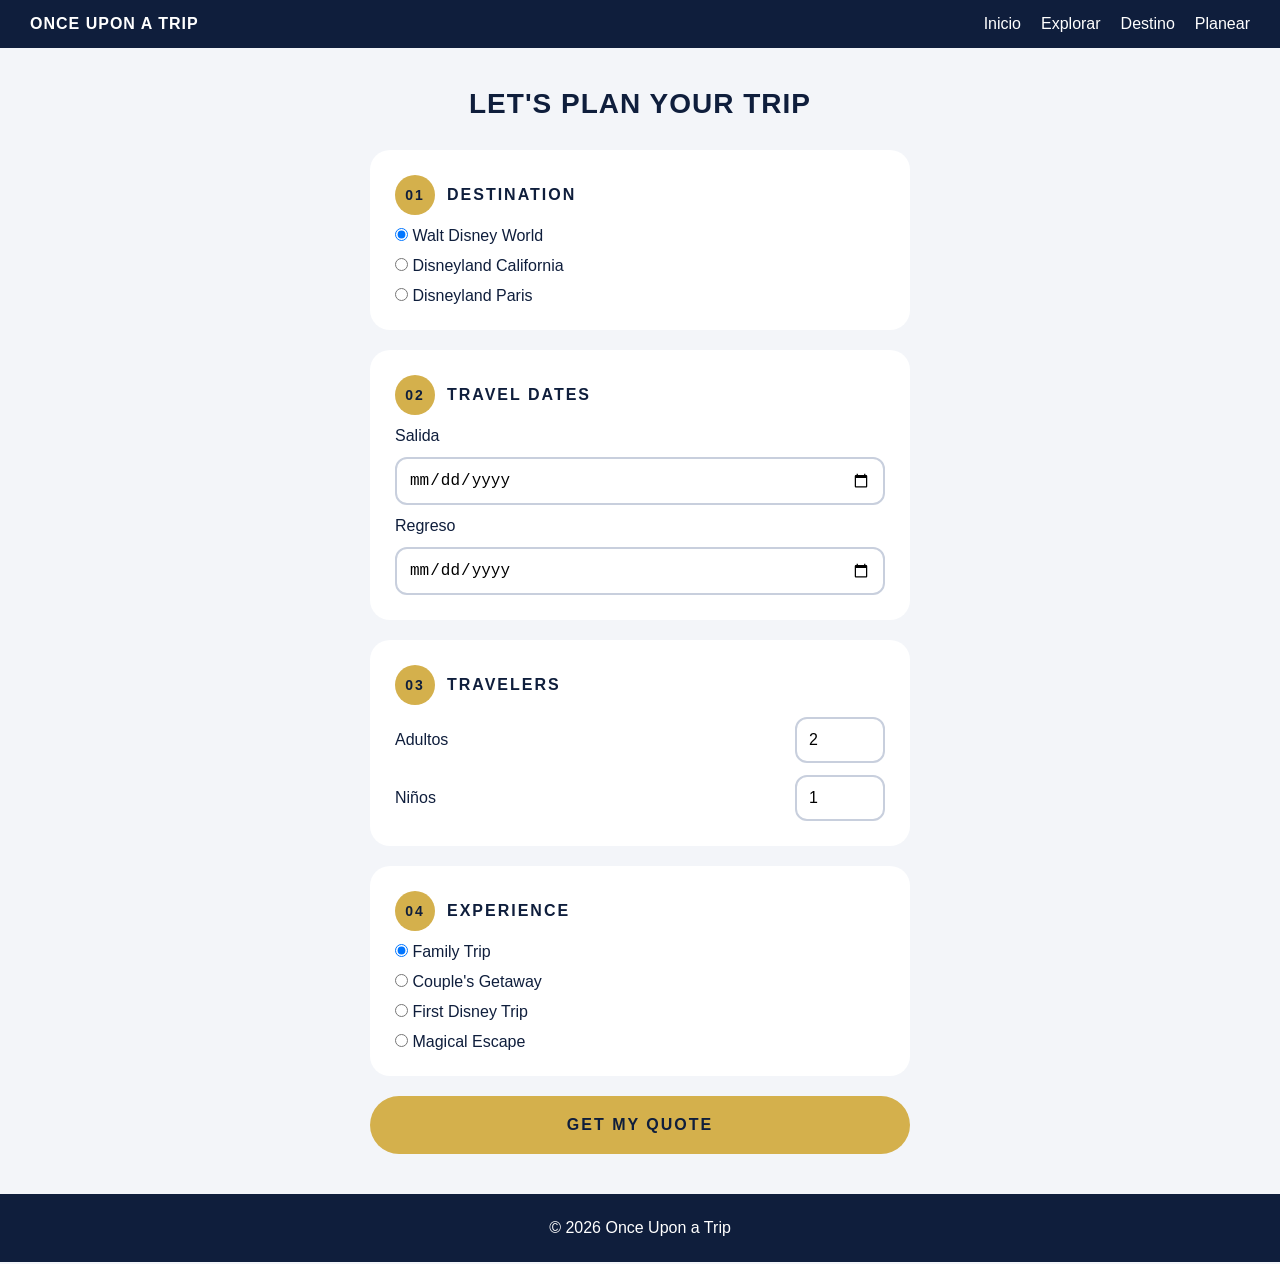
<file: index4.html>
<!DOCTYPE html>
<html>
    <head>
    <title>Planea tu viaje - Once Upon a Trip</title>
    <meta charset="utf-8">
    <meta name="viewport" content="width=device-width, initial-scale=1">
    <meta name="description" content="formulario para cotizar un viaje a Disney">
    <meta name="author" content="isabella calzada ronquillo">
    <link rel="stylesheet" href="stylesheet4.css">
    </head>
    <body>

        <header>
            <div id="logo">ONCE UPON A TRIP</div>
            <nav>
                <a href="index.html">Inicio</a>
                <a href="index2.html">Explorar</a>
                <a href="index3.html">Destino</a>
                <a href="index4.html">Planear</a>
            </nav>
        </header>

        <h1>LET'S PLAN YOUR TRIP</h1>

        <form>

            <div class="bloque">
                <h2><span class="numero">01</span> DESTINATION</h2>
                <label><input type="radio" name="destino" value="wdw" checked> Walt Disney World</label>
                <label><input type="radio" name="destino" value="california"> Disneyland California</label>
                <label><input type="radio" name="destino" value="paris"> Disneyland Paris</label>
            </div>

            <div class="bloque">
                <h2><span class="numero">02</span> TRAVEL DATES</h2>
                <label for="salida">Salida</label>
                <input type="date" id="salida" name="salida">
                <label for="regreso">Regreso</label>
                <input type="date" id="regreso" name="regreso">
            </div>

            <div class="bloque">
                <h2><span class="numero">03</span> TRAVELERS</h2>
                <div class="viajeros">
                    <label for="adultos">Adultos</label>
                    <input type="number" id="adultos" name="adultos" min="1" value="2">
                </div>
                <div class="viajeros">
                    <label for="ninos">Niños</label>
                    <input type="number" id="ninos" name="ninos" min="0" value="1">
                </div>
            </div>

            <div class="bloque">
                <h2><span class="numero">04</span> EXPERIENCE</h2>
                <label><input type="radio" name="experiencia" value="familia" checked> Family Trip</label>
                <label><input type="radio" name="experiencia" value="pareja"> Couple's Getaway</label>
                <label><input type="radio" name="experiencia" value="primera"> First Disney Trip</label>
                <label><input type="radio" name="experiencia" value="escape"> Magical Escape</label>
            </div>

            <button type="submit">GET MY QUOTE</button>

        </form>

        <footer>
            <p>© 2026 Once Upon a Trip</p>
        </footer>

    </body>
</html>
</file>
<file: stylesheet.css>
* {
    box-sizing: border-box;
    margin: 0;
    padding: 0;
}

body {
    font-family: Arial, sans-serif;
    background-color: #f3f5f9;
    color: #0f1e3c;
}

a {
    text-decoration: none;
    color: inherit;
}

header {
    display: flex;
    flex-flow: wrap row;
    justify-content: space-between;
    align-items: center;
    background-color: #0f1e3c;
    color: white;
    padding: 15px 30px;
}

#logo {
    font-weight: bold;
    letter-spacing: 2px;
}

nav {
    display: flex;
    flex-flow: wrap row;
    gap: 20px;
}

nav a:hover {
    color: #d4b04c;
}

#hero {
    background-image: linear-gradient(rgba(27, 53, 105, 0.4), rgba(69, 88, 126, 0.4)), url("imagenes/hero.jpg");
    background-color: #1b3260;
    background-size: cover;
    background-position: center;
    color: white;
    min-height: 600px;
    display: flex;
    flex-flow: column;
    justify-content: center;
    align-items: flex-start;
    padding: 80px 30px;
}

#hero h1 {
    font-size: 64px;
    margin-bottom: 20px;
}

#hero p {
    font-size: 22px;
    margin-bottom: 35px;
    max-width: 550px;
}
.boton {
    display: inline-block;
    background-color: #d4b04c;
    color: #0f1e3c;
    font-weight: bold;
    padding: 15px 30px;
    border-radius: 30px;
}

.boton:hover {
    background-color: #e6c766;
}

#destinos, #aventuras {
    padding: 40px 30px 0 30px;
}

h2 {
    font-size: 16px;
    letter-spacing: 1px;
    margin-bottom: 20px;
}

.fila {
    display: flex;
    flex-flow: wrap row;
    gap: 20px;
}

.tarjeta {
    width: 250px;
    background-color: white;
    border-radius: 15px;
    overflow: hidden;
}

.foto {
    height: 180px;
    background-size: cover;
    background-position: center;
    display: flex;
    align-items: flex-end;
    padding: 10px;
    color: white;
}

.walt {
    background-image: linear-gradient(rgba(0, 0, 0, 0) 50%, rgba(15, 30, 60, 0.7)), url("imagenes/walt-disney-world.jpg");
    background-color: #5b72a8;
}

.california {
    background-image: linear-gradient(rgba(0, 0, 0, 0) 50%, rgba(15, 30, 60, 0.7)), url("imagenes/disneyland-california.jpg");
    background-color: #3a3a3a;
}

.paris {
    background-image: linear-gradient(rgba(0, 0, 0, 0) 50%, rgba(15, 30, 60, 0.7)), url("imagenes/disneyland-paris.jpg");
    background-color: #55558a;
}

.tarjeta h3 {
    padding: 15px;
    font-size: 16px;
}

.aventura {
    width: 200px;
    height: 110px;
    background-color: white;
    border-radius: 15px;
    display: flex;
    flex-flow: column;
    justify-content: center;
    align-items: center;
    gap: 8px;
    font-weight: bold;
}

.aventura span {
    font-size: 30px;
    color: #c9a43e;
}

footer {
    display: flex;
    flex-flow: wrap row;
    justify-content: space-around;
    background-color: #0f1e3c;
    color: white;
    margin-top: 50px;
    padding: 40px 30px;
    gap: 30px;
}

#col-1 h3 {
    margin-bottom: 10px;
}

#col-2 {
    display: flex;
    flex-flow: column;
    gap: 10px;
}

#col-2 a:hover {
    color: #d4b04c;
}

#col-3 {
    display: flex;
    flex-flow: column;
    gap: 10px;
}
</file>
<file: 2PA2W/stylesheet.css>
body{
    font-family:'Segoe UI', Tahoma, Geneva, Verdana, sans-serif;
    margin:0;
    background-color:antiquewhite;

}

#contenedor {
    border: 2px solid blue;
    background-color: teal;
    width:600px;
    height:400px;
    overflow:hidden;
}

section {
margin :40px;
}

.caja{
    width: 120px;
    height:120px;
    padding:10px;
}

.caja1{
    background-color: indianred;
    text-align:right;
    font-weight: bold;
    position:absolute;
    top:50px;
}

.caja2{
    background-color: pink;
    text-align: right;
    position:relative;
    left:150px;
    bottom: 140px;
}

.caja3{
    background-color: rebeccapurple;
    font-style: italic;
    position:relative;
    bottom:40px;
    left:50px;
}
</file>
<file: 2PA4/stylesheet.css>
/*ESTILO GENERAL*/
.container {
   display: flex;

}

.container div {
 border: 3px solid rgb(103, 58, 176);
    width: 100px;
    height: 80px;
    text-align: center;
    background-color: rgb(182, 125, 185);

}


/* 1. FLEX-DIRECTION: COLUMN*/

/*
.container {
    display: flex;
    flex-direction: column;
}

.container div {
    border: 3px solid rgb(103, 58, 176);
    width: 100px;
    height: 80px;
    text-align: center;
    background-color: #rgb(182, 125, 185);;
}
*/


/* 2. FLEX-DIRECTION: ROW-REVERSE */

/*
.container {
    display: flex;
    flex-direction: row-reverse;
}

.container div {
    border: 3px solid rgb(103, 58, 176);
    width: 100px;
    height: 80px;
    text-align: center;
    background-color: #rgb(182, 125, 185);
}
*/

/*3. FLEX-WRAP: WRAP*/

/*
.container {
    display: flex;
    flex-direction: row;
    flex-wrap: wrap;
}

.container div {
    border: 3px solid rgb(103, 58, 176);
    width: 300px;
    height: 80px;
    text-align: center;
    background-color: #rgb(182, 125, 185);
}
*/


/* 4. JUSTIFY-CONTENT: SPACE-BETWEEN*/

/*
.container {
    display: flex;
    flex-direction: row;
    flex-wrap: nowrap;
    justify-content: space-between;
}

.container div {
    border: 3px solid rgb(103, 58, 176);
    width: 100px;
    height: 80px;
    text-align: center;
    background-color: #rgb(182, 125, 185);
}
*/


/* 5. JUSTIFY-CONTENT: CENTER */

/*
.container {
    display: flex;
    flex-direction: row;
    flex-wrap: nowrap;
    height: 400px;
    justify-content: center;
    align-items: center;
}
.container div {
    border: 3px solid rgb(103, 58, 176);
    width: 100px;
    height: 80px;
    text-align: center;
    background-color: #rgb(182, 125, 185);

}
*/


/* 6. ALIGN-ITEMS: FLEX-END */

/*
.container {
    display: flex;
    flex-direction: row;
    flex-wrap: nowrap;
    height: 400px;
    justify-content: center;
    align-items: flex-end;
}

.container div {
    border: 3px solid rgb(103, 58, 176);
    width: 100px;
    height: 80px;
    text-align: center;
    background-color: #rgb(182, 125, 185);
}
*/


/* 7. ALIGN-CONTENT: SPACE-AROUND*/

/*
.container {
    display: flex;
    flex-direction: row;
    flex-wrap: wrap;
    height: 400px;
    align-content: space-around;
}

.container div {
    border: 3px solid rgb(103, 58, 176);
    width: 300px;
    height: 80px;
    text-align: center;
    background-color: #rgb(182, 125, 185); 
}
*/


/* 8. ORDER*/

/*
.container {
    display: flex;
}

.container div {
    border: 3px solid rgb(103, 58, 176);
    width: 100px;
    height: 80px;
    text-align: center;
    background-color: #rgb(182, 125, 185);
}


.container div:nth-child(1) {
    order: 7;
}

.container div:nth-child(2) {
    order: 6;
}

.container div:nth-child(3) {
    order: 5;
}

.container div:nth-child(4) {
    order: 4;
}

.container div:nth-child(5) {
    order: 3;
}

.container div:nth-child(6) {
    order: 2;
}

.container div:nth-child(7) {
    order: 1;
}
*/


/* 9. FLEX-GROW*/

/*
.container {
    display: flex;
}

.container div {
    border: 3px solid rgb(103, 58, 176);
    height: 80px;
    text-align: center;
    background-color: #rgb(182, 125, 185);
}

.container div:nth-child(1) {
    flex-grow: 1;
}

.container div:nth-child(2) {
    flex-grow: 2;
}

.container div:nth-child(3) {
    flex-grow: 3;
}

.container div:nth-child(4) {
    flex-grow: 4;
}

.container div:nth-child(5) {
    flex-grow: 5;
}

.container div:nth-child(6) {
    flex-grow: 6;
}

.container div:nth-child(7) {
    flex-grow: 7;
}
*/


/* 10. ALIGN-SELF */

.container {
    display: flex;
    height: 400px;
}

.container div {
    border: 3px solid rgb(103, 58, 176);
    height: 80px;
    text-align: center;
    background-color: #rgb(182, 125, 185);
}

.container div:nth-child(4) {
    align-self: flex-end;}
</file>
<file: 2PA6/stylesheet.css>
body {
    font-family: Arial, sans-serif;
    margin: 40px;
    background-color: #f5f3f8;
}

h1 {
    color: rebeccapurple;
}

h2 {
    color: pink;
}

hr {
    margin: 40px 0;
}


/* ESTILO CUADRÍCULAS */

.grid {
    display: grid;
    width: 450px;
    height: 250px;
    gap: 5px;
    background-color: red;
    padding: 5px;
    border: 2px solid olive;
}


/* ESTILO CUADROS */

.grid div {
    background-color: turquoise;
    color: white;
    display: flex;
    align-items: center;
    justify-content: center;
}

.columna1 {
    grid-template-columns: 1fr;
}
.columnas2 {
    grid-template-columns: 1fr 1fr;
}
.columnas3 {
    grid-template-columns: 1fr 1fr 1fr;
}
.columnas4 {
    grid-template-columns: 1fr 1fr 1fr 1fr;
}
.filas2 {
    grid-template-rows: 1fr 1fr;
}
.filas3 {
    grid-template-rows: 1fr 1fr 1fr;
}
.filas4 {
    grid-template-rows: 1fr 1fr 1fr 1fr;
}
.filas5 {
    grid-template-rows: 1fr 1fr 1fr 1fr 1fr;
}
.filas6 {
    grid-template-rows: 1fr 1fr 1fr 1fr 1fr 1fr;
}
.largegrid {
    grid-template-columns: 1fr 1fr;
    grid-template-rows: 1fr 1fr 1fr;
}
.smallgrid {
    grid-template-columns: 1fr 1fr 1fr 1fr;
    grid-template-rows: 1fr 1fr 1fr 1fr 1fr 1fr;
}
.mosaic2 {
    grid-template-columns: 1fr 1fr;
    grid-template-rows: 3fr 1fr;
}

.mosaic2 div:nth-child(1) {
    grid-column: 1 / 3;
}
.mosaic3 {
    grid-template-columns: 1fr 1fr 1fr 1fr;
    grid-template-rows: 3fr 1fr;
}

.mosaic3 div:nth-child(1) {
    grid-column: 1 / 5;
}
.mosaic4 {
    grid-template-columns: 1fr 1fr;
    grid-template-rows: 1fr 2fr 1fr;
}

.mosaic4 div:nth-child(3) {
    grid-column: 1 / 3;
}
.mosaic5 {
    grid-template-columns: 1fr 1fr 1fr;
    grid-template-rows: 1fr 1fr 1fr;
}

.mosaic5 div:nth-child(1) {
    grid-column: 1 / 3;
}

.mosaic5 div:nth-child(4) {
    grid-column: 1 / 2;
}

.mosaic5 div:nth-child(5) {
    grid-column: 2 / 4;
}

.mosaic5 div:nth-child(6) {
    grid-column: 1 / 4;
}
.mosaic6 {
    grid-template-columns: 1fr 1fr;
    grid-template-rows: 1fr 1fr 1fr;
}

.mosaic6 div:nth-child(1) {
    grid-row: 1 / 3;
}

.mosaic6 div:nth-child(3) {
    grid-row: 2 / 4;
}
.mosaic7 {
    grid-template-columns: 1fr 1fr 1fr;
    grid-template-rows: 1fr 1fr 1fr 1fr;
}

.mosaic7 div:nth-child(1) {
    grid-column: 1 / 3;
    grid-row: 1 / 3;
}

.mosaic7 div:nth-child(2) {
    grid-column: 3;
    grid-row: 1;
}

.mosaic7 div:nth-child(3) {
    grid-column: 3;
    grid-row: 2;
}

.mosaic7 div:nth-child(4) {
    grid-column: 1;
    grid-row: 3 / 5;
}

.mosaic7 div:nth-child(5) {
    grid-column: 2 / 4;
    grid-row: 3 / 5;
}
.mosaic8 {
    grid-template-columns: 1fr 1fr 1fr 1fr;
    grid-template-rows: 1fr 1fr 1fr 1fr 1fr;
}

.mosaic8 div:nth-child(1) {
    grid-column: 1 / 3;
    grid-row: 1 / 3;
}

.mosaic8 div:nth-child(2) {
    grid-column: 3;
    grid-row: 1;
}

.mosaic8 div:nth-child(3) {
    grid-column: 4;
    grid-row: 1;
}

.mosaic8 div:nth-child(4) {
    grid-column: 3 / 5;
    grid-row: 2 / 4;
}

.mosaic8 div:nth-child(5) {
    grid-column: 1;
    grid-row: 3;
}

.mosaic8 div:nth-child(6) {
    grid-column: 2;
    grid-row: 3;
}

.mosaic8 div:nth-child(7) {
    grid-column: 1 / 3;
    grid-row: 4 / 6;
}

.mosaic8 div:nth-child(8) {
    grid-column: 3;
    grid-row: 4 / 6;
}

.mosaic8 div:nth-child(9) {
    grid-column: 4;
    grid-row: 4 / 6;
}
</file>
<file: 2pa7/stylesheet.css>
*{
    box-sizing: border-box;
}

.fila {
    display:grid;
    width:100%;
    grid-template-columns: repeat(12,1fr);
    margin-bottom:10px;
    gap:10px;
}

[class^="col-"] {
    border:1px solid black;
    text-align: center;
    padding: 5px;
    font-family: 'Courier New', Courier, monospace;

}
.col-1{
    background-color: rgb(113, 179, 228);
    grid-column: span 1;
}

.col-2{
    background-color:rgb(168, 104, 104);
    grid-column:span 2;
}
.col-3{
    background-color: rgb(135, 193, 116);
    grid-column: span 3;
    
}
.col-4{
    background-color: rgb(248, 186, 53);
    grid-column: span 4;
    
}
.col-5{
    background-color: rgb(143, 95, 210);
    grid-column: span 5;
    
}
.col-6{
    background-color: rgb(82, 137, 134);
    grid-column: span 6;
    
}
.col-7{
    background-color: rgb(183, 102, 52);
    grid-column: span 7;
    
}
.col-8{
    background-color: rgb(132, 62, 70);
    grid-column: span 8;
    
}
.col-9{
    background-color: rgb(210, 142, 189);
    grid-column: span 9;
    
}

.col-10{
    background-color: rgb(229, 158, 58);
    grid-column: span 10;
    
}
.col-11{
    background-color: rgb(229, 58, 98);
    grid-column: span 11;
    
}
.col-12{
    background-color: rgb(69, 43, 100);
    grid-column: span 12;
    
}
</file>
<file: stylesheet2.css>
* {
    box-sizing: border-box;
    margin: 0;
    padding: 0;
}

body {
    font-family: Arial, sans-serif;
    background-color: #f3f5f9;
    color: #0f1e3c;
}

a {
    text-decoration: none;
    color: inherit;
}

header {
    display: flex;
    flex-flow: wrap row;
    justify-content: space-between;
    align-items: center;
    background-color: #0f1e3c;
    color: white;
    padding: 15px 30px;
}

#logo {
    font-weight: bold;
    letter-spacing: 2px;
}

nav {
    display: flex;
    flex-flow: wrap row;
    gap: 20px;
}

nav a:hover {
    color: #d4b04c;
}

#titulo {
    padding: 40px 30px 0 30px;
}

h1 {
    font-size: 32px;
    letter-spacing: 3px;
    margin-bottom: 20px;
}

.filtros {
    display: flex;
    flex-flow: wrap row;
    gap: 12px;
}

.filtro {
    border: 2px solid #c8cfdd;
    border-radius: 30px;
    padding: 10px 22px;
    font-weight: bold;
    background-color: white;
}

.activo {
    background-color: #0f1e3c;
    color: white;
    border-color: #0f1e3c;
}

#viajes {
    padding: 40px 30px;
}

h2 {
    font-size: 16px;
    letter-spacing: 2px;
    margin-bottom: 20px;
}

.fila {
    display: flex;
    flex-flow: wrap row;
    gap: 25px;
}

.tarjeta {
    width: 340px;
    background-color: white;
    border-radius: 20px;
    overflow: hidden;
}

.foto {
    height: 200px;
    background-size: cover;
    background-position: center;
    display: flex;
    align-items: flex-end;
    padding: 12px;
    color: white;
}

.magic {
    background-image: linear-gradient(rgba(0, 0, 0, 0) 50%, rgba(15, 30, 60, 0.7)), url("imagenes/magic-kingdom.jpg");
    background-color: #5b72a8;
}

.paris {
    background-image: linear-gradient(rgba(0, 0, 0, 0) 50%, rgba(15, 30, 60, 0.7)), url("imagenes/disneyland-paris.jpg");
    background-color: #9a7fa0;
}

.california {
    background-image: linear-gradient(rgba(0, 0, 0, 0) 50%, rgba(15, 30, 60, 0.7)), url("imagenes/disneyland-california.jpg");
    background-color: #a8924a;
}

.info {
    padding: 20px;
}

.lugar {
    font-size: 13px;
    color: #6b7589;
    letter-spacing: 1px;
}

.info h3 {
    font-size: 22px;
    margin: 6px 0 8px 0;
}

.info p {
    line-height: 1.4;
}

.precio-fila {
    display: flex;
    flex-flow: row;
    justify-content: space-between;
    align-items: center;
    margin-top: 20px;
}

.desde {
    font-size: 13px;
    color: #6b7589;
}

.precio {
    font-size: 20px;
    font-weight: bold;
}

.boton {
    background-color: #d4b04c;
    color: #0f1e3c;
    font-weight: bold;
    padding: 12px 24px;
    border-radius: 30px;
}

.boton:hover {
    background-color: #e6c766;
}

footer {
    display: flex;
    justify-content: center;
    background-color: #0f1e3c;
    color: white;
    padding: 25px;
}
</file>
<file: stylesheet3.css>
* {
    box-sizing: border-box;
    margin: 0;
    padding: 0;
}

body {
    font-family: Arial, sans-serif;
    background-color: #f3f5f9;
    color: #0f1e3c;
}

a {
    text-decoration: none;
    color: inherit;
}

header {
    display: flex;
    flex-flow: wrap row;
    justify-content: space-between;
    align-items: center;
    background-color: #0f1e3c;
    color: white;
    padding: 15px 30px;
}

#logo {
    font-weight: bold;
    letter-spacing: 2px;
}

nav {
    display: flex;
    flex-flow: wrap row;
    gap: 20px;
}

nav a:hover {
    color: #d4b04c;
}

#portada {
    background-image: linear-gradient(rgba(15, 30, 60, 0.4), rgba(15, 30, 60, 0.6)), url("imagenes/walt-disney-world.jpg");
    background-color: #2d4b80;
    background-size: cover;
    background-position: center;
    color: white;
    height: 600px;
    display: flex;
    flex-flow: column;
    justify-content: flex-end;
    padding: 50px 30px;
}

#portada h1 {
    font-size: 64px;
}

#portada p {
    font-size: 24px;
    margin-top: 10px;
}

#porque, #parques, #hoteles {
    padding: 35px 30px 0 30px;
}

h2 {
    font-size: 16px;
    letter-spacing: 1px;
    margin-bottom: 15px;
}

#porque p {
    line-height: 1.6;
    max-width: 700px;
}

.fila-parques {
    display: flex;
    flex-flow: wrap row;
    gap: 20px;
}

.parque {
    width: 250px;
    height: 300px;
    border-radius: 15px;
    background-size: cover;
    background-position: center;
    display: flex;
    align-items: flex-end;
    padding: 15px;
    color: white;
    font-weight: bold;
    font-size: 18px;
}

.magic {
    background-image: linear-gradient(rgba(0, 0, 0, 0) 50%, rgba(15, 30, 60, 0.8)), url("imagenes/magic-kingdom.jpg");
    background-color: #5b72a8;
}

.epcot {
    background-image: linear-gradient(rgba(0, 0, 0, 0) 50%, rgba(15, 30, 60, 0.8)), url("imagenes/epcot.jpg");
    background-color: #6b84bc;
}

.hollywood {
    background-image: linear-gradient(rgba(0, 0, 0, 0) 50%, rgba(15, 30, 60, 0.8)), url("imagenes/hollywood-studios.jpg");
    background-color: #8c5a7a;
}

.animal {
    background-image: linear-gradient(rgba(0, 0, 0, 0) 50%, rgba(15, 30, 60, 0.8)), url("imagenes/animal-kingdom.jpg");
    background-color: #4d7a5a;
}

.lista {
    display: flex;
    flex-flow: column;
    gap: 12px;
    max-width: 700px;
}

.item {
    display: flex;
    flex-flow: row;
    justify-content: space-between;
    align-items: center;
    background-color: white;
    border-radius: 15px;
    padding: 18px 20px;
    font-weight: bold;
}

.item span {
    color: #c9a43e;
    font-size: 20px;
}

#boton-final {
    display: flex;
    justify-content: center;
    padding: 40px 30px;
}

.boton-grande {
    display: block;
    width: 100%;
    max-width: 700px;
    text-align: center;
    background-color: #d4b04c;
    color: #0f1e3c;
    font-weight: bold;
    letter-spacing: 2px;
    padding: 20px;
    border-radius: 40px;
}

.boton-grande:hover {
    background-color: #e6c766;
}

footer {
    display: flex;
    justify-content: center;
    background-color: #0f1e3c;
    color: white;
    padding: 25px;
}
</file>
<file: stylesheet4.css>
* {
    box-sizing: border-box;
    margin: 0;
    padding: 0;
}

body {
    font-family: Arial, sans-serif;
    background-color: #f3f5f9;
    color: #0f1e3c;
}

a {
    text-decoration: none;
    color: inherit;
}

header {
    display: flex;
    flex-flow: wrap row;
    justify-content: space-between;
    align-items: center;
    background-color: #0f1e3c;
    color: white;
    padding: 15px 30px;
}

#logo {
    font-weight: bold;
    letter-spacing: 1px;
}

nav {
    display: flex;
    flex-flow: wrap row;
    gap: 20px;
}

nav a:hover {
    color: #d4b04c;
}

h1 {
    font-size: 28px;
    letter-spacing: 1px;
    padding: 40px 30px 10px 30px;
    text-align: center;
}

form {
    display: flex;
    flex-flow: column;
    gap: 20px;
    max-width: 600px;
    margin: 0 auto;
    padding: 20px 30px 40px 30px;
}

.bloque {
    display: flex;
    flex-flow: column;
    gap: 12px;
    background-color: white;
    border-radius: 20px;
    padding: 25px;
}

h2 {
    display: flex;
    flex-flow: row;
    align-items: center;
    gap: 12px;
    font-size: 16px;
    letter-spacing: 2px;
}

.numero {
    display: flex;
    justify-content: center;
    align-items: center;
    width: 40px;
    height: 40px;
    background-color: #d4b04c;
    border-radius: 50%;
    font-size: 14px;
}

label {
    font-size: 16px;
}

input[type="date"], input[type="number"] {
    padding: 12px;
    border: 2px solid #c8cfdd;
    border-radius: 12px;
    font-size: 16px;
}

.viajeros {
    display: flex;
    flex-flow: row;
    justify-content: space-between;
    align-items: center;
}

.viajeros input {
    width: 90px;
}

button {
    background-color: #d4b04c;
    color: #0f1e3c;
    font-weight: bold;
    font-size: 16px;
    letter-spacing: 2px;
    padding: 20px;
    border: none;
    border-radius: 40px;
    cursor: pointer;
}

button:hover {
    background-color: #e6c766;
}

footer {
    display: flex;
    justify-content: center;
    background-color: #0f1e3c;
    color: white;
    padding: 25px;
}
</file>
